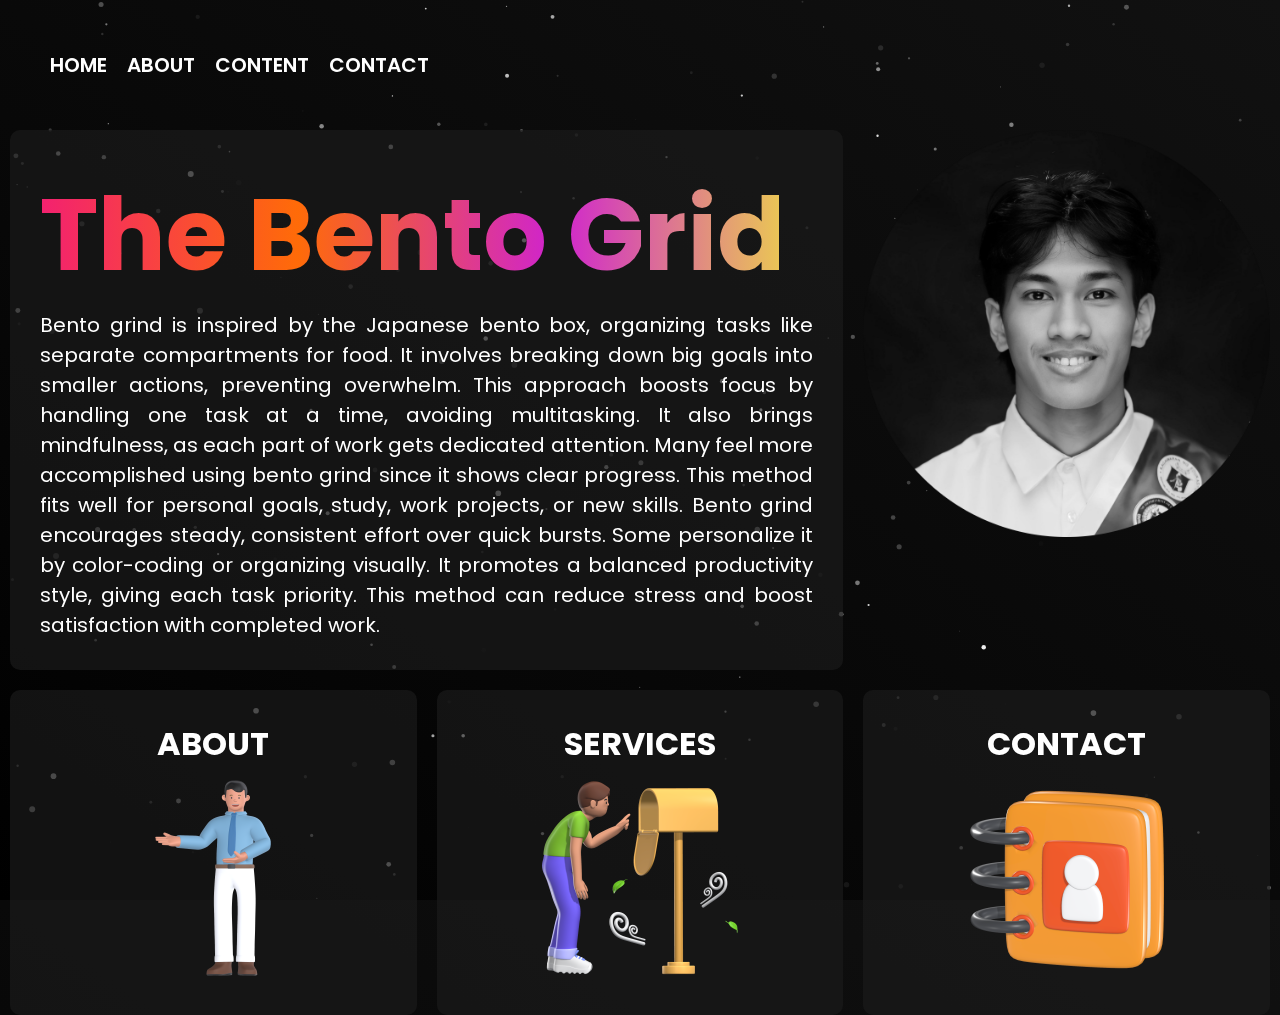
<file: index.html>
<!DOCTYPE html>
<html lang="en">

<head>
    <meta charset="UTF-8">
    <meta name="viewport" content="width=device-width, initial-scale=1.0">
    <link rel="stylesheet" href="index.css">
    <link rel="preconnect" href="https://fonts.googleapis.com">
    <link rel="preconnect" href="https://fonts.gstatic.com" crossorigin>
    <link
        href="https://fonts.googleapis.com/css2?family=Poppins:ital,wght@0,100;0,200;0,300;0,400;0,500;0,600;0,700;0,800;0,900;1,100;1,200;1,300;1,400;1,500;1,600;1,700;1,800;1,900&family=Roboto:ital,wght@0,100;0,300;0,400;0,500;0,700;0,900;1,100;1,300;1,400;1,500;1,700;1,900&display=swap"
        rel="stylesheet">
    <title>Document</title>
</head>

<body>

    <div class="container">
        <div class="nav">
            <ul>
                <li><a href="index.html">HOME</a></li>
                <li><a href="about.html">ABOUT</a></li>
                <li><a href="services.html">CONTENT</a></li>
                <li><a href="contact.html">CONTACT</a></li>
            </ul>
        </div>
        <div class="content-container">
            <div class="first-container">
                <div class="col-1 card">
                    <h1>The Bento Grid</h1>
                    <p>Bento grind is inspired by the Japanese bento box, organizing tasks like separate compartments
                        for
                        food. It involves breaking down big goals into smaller actions, preventing overwhelm. This
                        approach
                        boosts focus by handling one task at a time, avoiding multitasking. It also brings mindfulness,
                        as
                        each part of work gets dedicated attention. Many feel more accomplished using bento grind since
                        it
                        shows clear progress. This method fits well for personal goals, study, work projects, or new
                        skills.
                        Bento grind encourages steady, consistent effort over quick bursts. Some personalize it by
                        color-coding or organizing visually. It promotes a balanced productivity style, giving each task
                        priority. This method can reduce stress and boost satisfaction with completed work.</p>
                </div>
                <div class="col-2">
                    <img src="Rene Jose Ubalde - Basic,-modified-photoaidcom-cropped.jpg" alt="">
                </div>
            </div>
            <div class="second-container">
                <div class="col2-1 card">
                    <h1>ABOUT</h1>
                    <a href="about.html"><img src="Business Man Pointing Side.png"></a>
                </div>
                <div class="col2-2 card">
                    <h1>SERVICES</h1>
                   <a href="services.html"><img src="Boy Searching The Empty Mail Box 3D Illustration.png"></a>
                </div>
                <div class="col2-3 card">
                    <h1>CONTACT</h1>
                    <a href="contact.html"><img src="Contact 3D Icon Model For UI.png"></a>
                </div>
            </div>
        </div>
    </div>
    <div id="particles-js" class="particles"></div>


    <script src="/js/particles.js"></script>

    <script>/* particlesJS.load(@dom-id, @path-json, @callback (optional)); */
        particlesJS.load('particles-js', '/particle.json', function () {
            console.log('callback - particles.js config loaded');
        });</script>
</body>

</html>
</file>
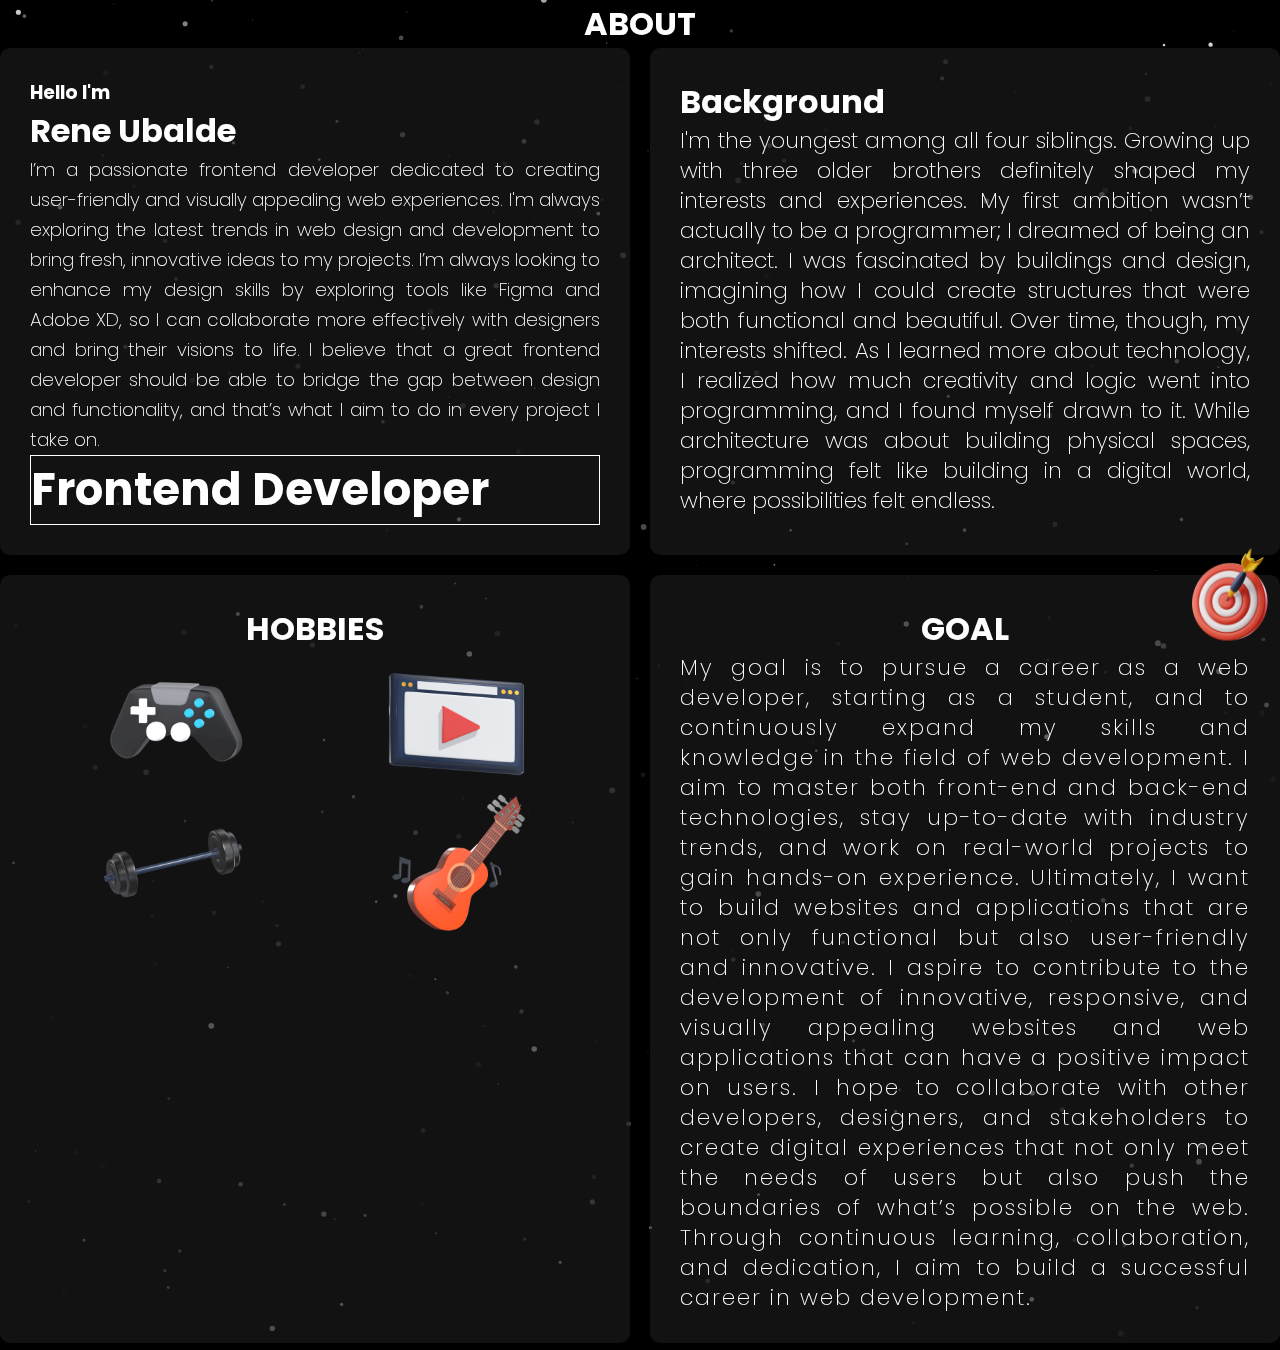
<file: about.html>
<!DOCTYPE html>
<html lang="en">

<head>
    <meta charset="UTF-8">
    <meta name="viewport" content="width=device-width, initial-scale=1.0">
    <link rel="stylesheet" href="about.css">
    <link
        href="https://fonts.googleapis.com/css2?family=Poppins:ital,wght@0,100;0,200;0,300;0,400;0,500;0,600;0,700;0,800;0,900;1,100;1,200;1,300;1,400;1,500;1,600;1,700;1,800;1,900&family=Roboto:ital,wght@0,100;0,300;0,400;0,500;0,700;0,900;1,100;1,300;1,400;1,500;1,700;1,900&display=swap"
        rel="stylesheet">
    <title>About Page</title>
</head>

<body>
    <div id="particles-js" class="particles"></div>
    <h1>ABOUT</h1>
    <div class="content-container">
        <div class="first-container">
            <div class="col-1 card">
                <h3>Hello I'm</h3>
                <h1>Rene Ubalde</h1>
                <p>I’m a passionate frontend developer dedicated to creating user-friendly and visually appealing web
                    experiences. I'm always exploring the latest trends in web
                    design and development to bring fresh, innovative ideas to my projects. I’m always looking to
                    enhance my design skills by exploring tools like Figma and Adobe XD, so I can collaborate more
                    effectively with designers and bring their visions to life. I believe that a great frontend
                    developer should be able to bridge the gap between design and functionality, and that’s what I aim
                    to do in every project I take on.</p>
                <h2>Frontend Developer</h2>
            </div>
            <div class="col-2 card">
                <h1>Background</h1>
                <p>I'm the youngest among all four siblings. Growing up with three
                    older brothers definitely shaped my interests and experiences. My first ambition wasn’t actually to
                    be a programmer; I dreamed of being an architect. I was fascinated by buildings and design,
                    imagining how I could create structures that were both functional and beautiful.

                    Over time, though, my interests shifted. As I learned more about technology, I realized how much
                    creativity and logic went into programming, and I found myself drawn to it. While architecture was
                    about building physical spaces, programming felt like building in a digital world, where
                    possibilities felt endless.</p>
            </div>
        </div>
        <div class="second-container">
            <div class="col2-1 card">
                <h1>HOBBIES</h1>
                <div class="images">

                    <img src="Games.png" class="pic1">

                    <img src="Play Movie.png" class="pic2">

                    <img src="Weight Plates 3D Model.png" class="pic3">

                    <img src="Music Class.png" class="pic4">
                </div>
            </div>
            <div class="col2-2 card">
                <h1>GOAL</h1>
                <p>My goal is to pursue a career as a web developer, starting as a student, and to continuously expand
                    my skills and knowledge in the field of web development. I aim to master both front-end and back-end
                    technologies, stay up-to-date with industry trends, and work on real-world projects to gain hands-on
                    experience. Ultimately, I want to build websites and applications that are not only functional but
                    also user-friendly and innovative. I aspire to contribute to the development of innovative,
                    responsive, and visually appealing websites and web applications that can have a positive impact on
                    users. I hope to collaborate with other developers, designers, and stakeholders to create digital
                    experiences that not only meet the needs of users but also push the boundaries of what’s possible on
                    the web. Through continuous learning, collaboration, and dedication, I aim to build a successful
                    career in web development.</p>
                <img src="115aa1ee-1597-43e6-ac4b-a93fd2a6db63.png" alt="">
            </div>

        </div>
    </div>
    </div>






    <script src="/js/particles.js"></script>

    <script>/* particlesJS.load(@dom-id, @path-json, @callback (optional)); */
        particlesJS.load('particles-js', '/particle.json', function () {
            console.log('callback - particles.js config loaded');
        });</script>

</body>

</html>
</file>
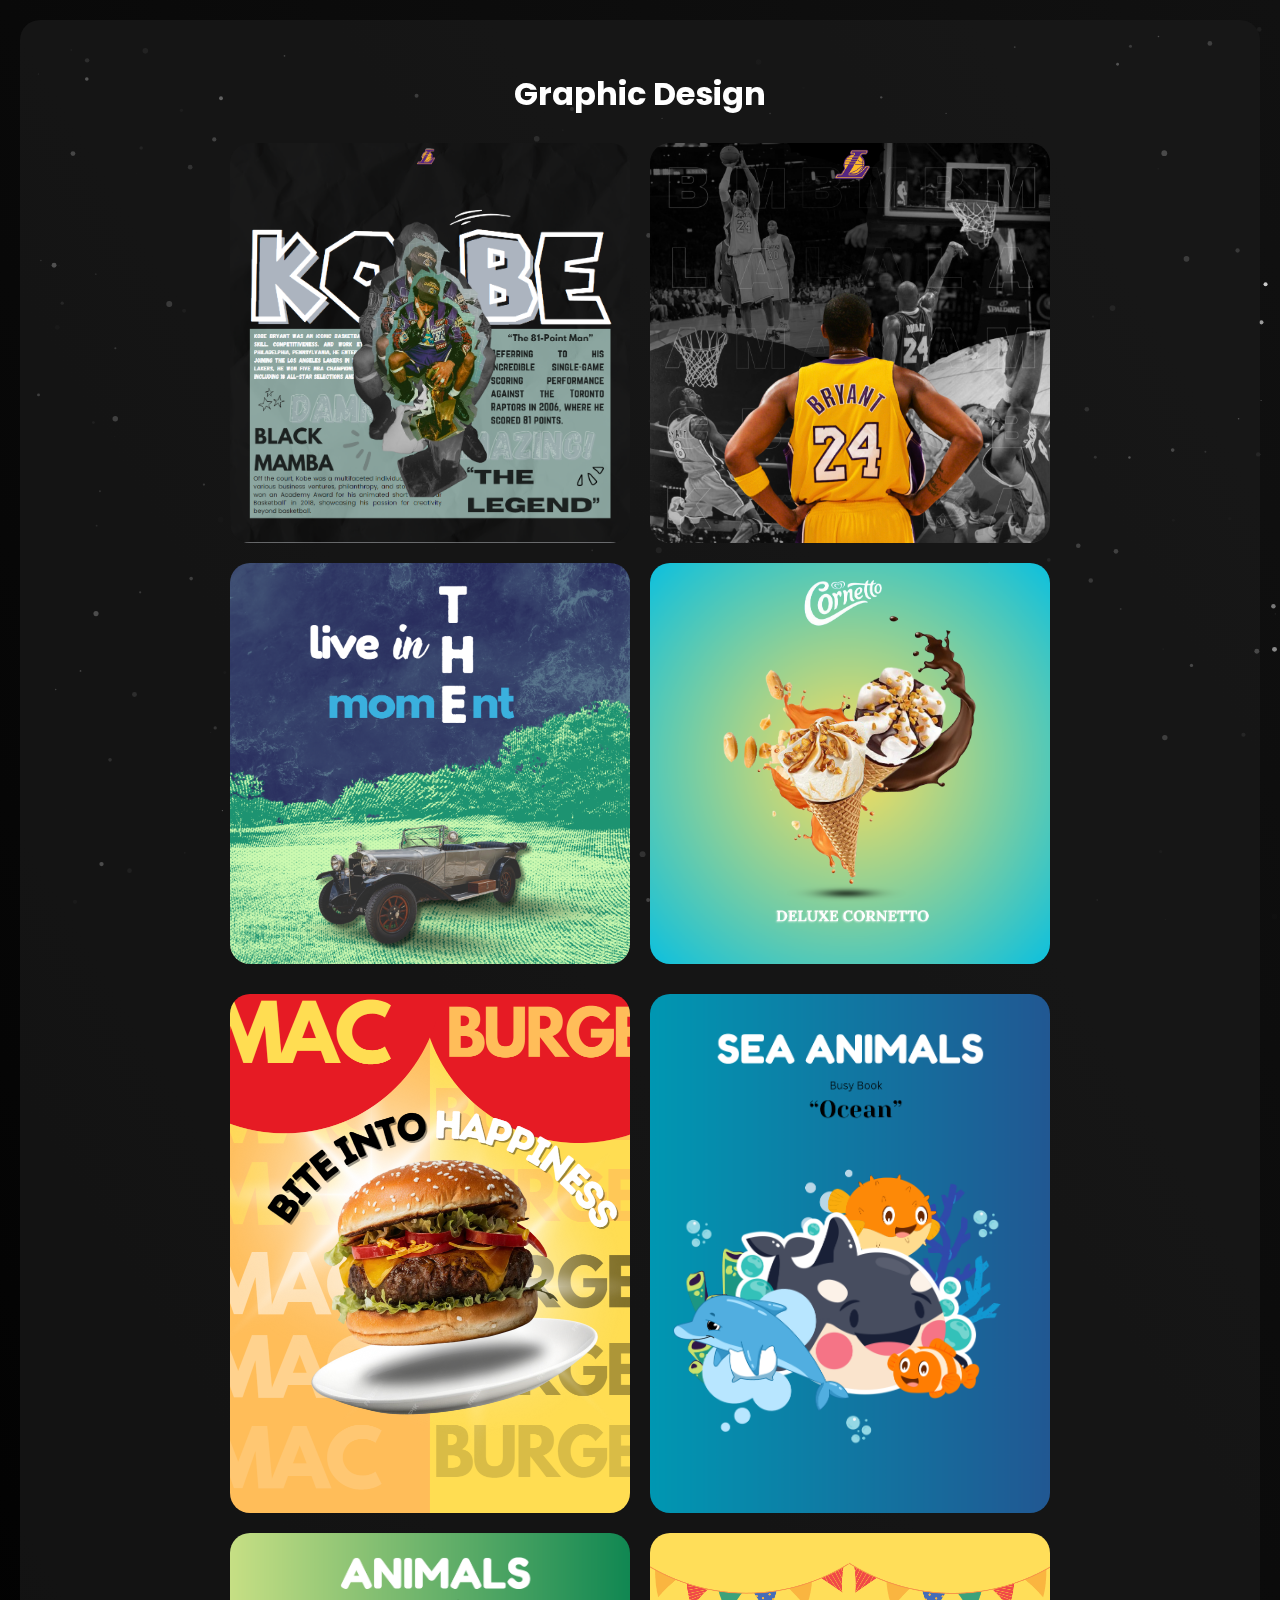
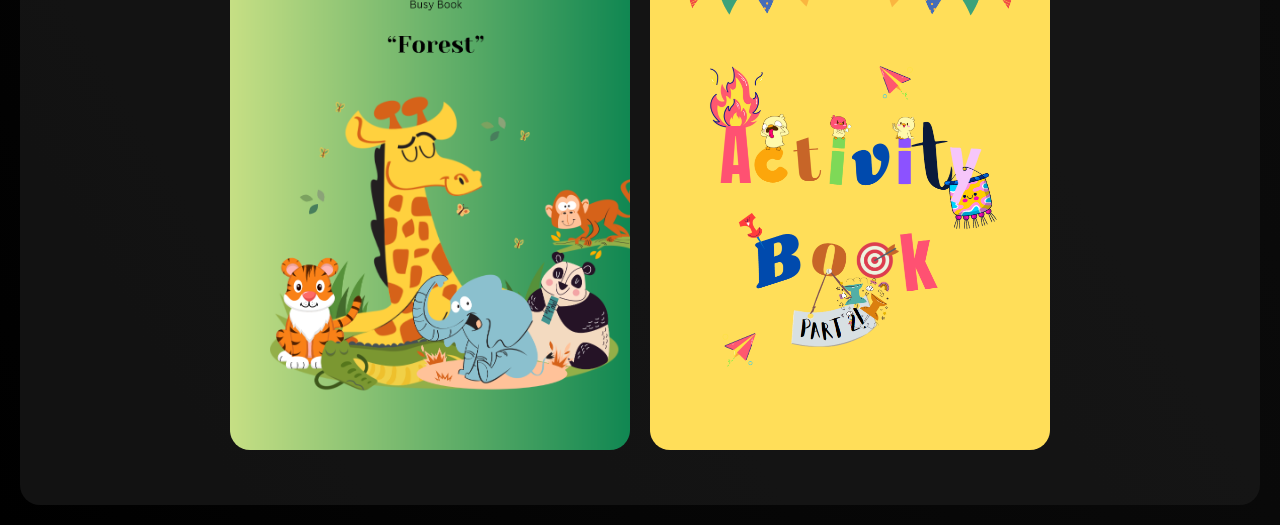
<file: services.html>
<!DOCTYPE html>
<html lang="en">

<head>
    <meta charset="UTF-8">
    <meta name="viewport" content="width=device-width, initial-scale=1.0">
    <link rel="stylesheet" href="service.css">
    <link
        href="https://fonts.googleapis.com/css2?family=Poppins:ital,wght@0,100;0,200;0,300;0,400;0,500;0,600;0,700;0,800;0,900;1,100;1,200;1,300;1,400;1,500;1,600;1,700;1,800;1,900&family=Roboto:ital,wght@0,100;0,300;0,400;0,500;0,700;0,900;1,100;1,300;1,400;1,500;1,700;1,900&display=swap"
        rel="stylesheet">
    <title>Document</title>
</head>

<body>
    <div id="particles-js" class="particles"></div>
    
    <div class="container">
        <h1>Graphic Design</h1>
        <div class="first-container">
            <img src="kobe graphic.png">
            <img src="kobe graphic2.png">
            <img src="live.png">
            <img src="ice cream.png">
        </div>
        <div class="second-container">
            <img src="burger.png">
            <img src="ocean.png">
            <img src="booklet.png">
            <img src="part2.png">
        </div>
    </div>










    <script src="/js/particles.js"></script>

    <script>/* particlesJS.load(@dom-id, @path-json, @callback (optional)); */
        particlesJS.load('particles-js', '/particle.json', function () {
            console.log('callback - particles.js config loaded');
        });</script>




</body>

</html>
</file>
<file: index.css>
* {
    padding: 0;
    margin: 0;
    box-sizing: border-box;
}

body {
    min-height: 100vh;
    height: 100%;
    align-items: center;
    background-image: linear-gradient(to left bottom, #111111, #0d0d0d, #090909, #050505, #000000);
    position: relative;
    font-family: "Poppins";

}

.container {
    width: 100%;
    display: grid;
}

.content-container {
    /* display: grid;
    width: 100%;
    min-height: 1000px;
    height: 100%;
    gap: 20px; */
    display: flex;
    flex-direction: column;
    justify-content: space-evenly;
    height: 100%;
}



.nav {
    /* padding: 50px;
    font-family: "Poppins"; */

    ul{
        list-style-type: none;
    }
    a {
        /* display: flex; */
        /* justify-content: space-evenly; */
        text-decoration: none;
        color: white;
      
    }

    li {
        color: white;
        cursor: pointer;
        transition: .3s;
        font-size: 20px;
        font-weight: 600;
    }
    
}

li:hover {
    transform: scale(1.1);
    background-image: linear-gradient(to right, #f32170, #ff6b08, #cf23cf, #eedd44);
    background-clip: text;
    color: transparent;
}


.first-container {

    /* border: none;
    width: 100%;
    display: flex;
    gap: 60px;
    color: white;
    font-family: "Poppins";

*/
    >div {

        &:nth-child(1) {

            /* width: 100%;
            background-color: #1b1b1ba9;
            opacity: 100;
            flex: 2;
            transition: 0.3s;
            text-align: justify;
            margin: auto;
            padding: 0px 50px 25px 50px;
            text-wrap: wrap; */
            h1 {
                font-size: 100px;
                background-image: linear-gradient(to right, #f32170, #ff6b08, #cf23cf, #eedd44);
                background-clip: text;
                color: transparent;
            }

            /* p {
                font-size: 22px;
            } */
        }

        /* &:nth-child(2) {
            flex: 1;
            transition: 0.3s;
            justify-content: center;
            align-items: center;
            img {
                max-width: 600px;
                width: 100%;
                object-fit: contain;

            }
        } */
    }
}







/* .second-container {
    width: 100%;
    display: flex;
    border: none;
    gap: 50px;
    color: white;
    font-family: "Poppins";

    >div {
        border-radius: 100px;
        background-color: #1b1b1ba9;
        cursor: pointer;


        &:nth-child(1) {
            flex: 1;
            flex-direction: column;
            justify-content: center;
            align-items: center;
            transition: 0.3s;
            overflow: hidden;
            padding: 20px;
            display: flex;
            justify-content: center;
            padding-top: 50px;
            position: relative;


            img {
                width: 130px;
                bottom: 15px;
                left: 285px;
            }
        }

        &:nth-child(2) {
            flex: 1;
            flex-direction: column;
            justify-content: center;
            align-items: center;
            transition: 0.3s;
            overflow: hidden;
            padding: 20px;
            display: flex;
            justify-content: center;
            padding-top: 50px;
            position: relative;


            img {
                width: 100px;
                top: 110px;
            }
        }

        &:nth-child(3) {
            flex: 1;
            flex-direction: column;
            justify-content: center;
            align-items: center;
            transition: 0.3s;
            overflow: hidden;
            padding: 20px;
            display: flex;
            justify-content: center;
            padding-top: 50px;
            position: relative;



            img {
                width: 85px;
                bottom: 55px;
                left: 330px;
            }
        }

    }
} */


.col2-1:hover,
.col2-2:hover,
.col2-3:hover {
    transform: scale(1.03);
    background-color: white;
    color: #000000;

}

.particles {
    position: absolute;
    height: 100%;
    width: 100%;
    z-index: -100;
    top: 0;
}


/* @media (max-width: 567px) {

    .first-container {
        height: 150vh;
        flex-direction: column;
        background-color: black;
        justify-content: center;
        align-items: center;


        >div {
            border-radius: 100px;

            &:nth-child(1) {
                flex: .2;
                margin: 0px;

                h1 {
                    font-size: 65px;
                    padding-left: 0px;

                }

                p {
                    font-size: 18px;
                }
            }

            &:nth-child(2) {
                display: flex;
                align-items: center;

                img {
                    width: 100%;
                }


            }
        }


    }

    .second-container {

        flex-direction: column;
        height: 100vh;
        gap: 50px;
        padding: 20px;
        background-color: black;

        >div {



            &:nth-child(1) {
                flex: .5;

                img {
                    width: 240px;
                    left: 80px;
                    top: 110px;
                }
            }

            &:nth-child(2) {
                flex: .5;



                img {
                    width: 220px;
                    top: 110px;
                }
            }

            &:nth-child(3) {
                flex: .5;

                img {

                    max-width: 150px;
                    left: 140px;
                    top: 130px;
                }
            }

        }
    }

} */

.card {
    color: white;
    border-radius: 10px;
    background-color: #1b1b1ba9;
    padding: 30px;
    justify-content: center;
    align-items: center;

    p {
        text-align: justify;
        line-height: 30px;
    }
}





@media (max-width: 767px) {
    .nav {
        padding: 50px;
        font-family: "Poppins";
        width: 100%;

        ul {
            display: grid;
            gap: 20px;
        }
    }

    .content-container {
        padding: 0 10px;
        display: grid;
        gap: 20px;
    }

    .first-container {

        >div {

            &:nth-child(1) {
                h1 {
                    font-size: 75px;
                    background-image: linear-gradient(to right, #f32170, #ff6b08, #cf23cf, #eedd44);
                    background-clip: text;
                    color: transparent;
                }

            }

            &:nth-child(2) {

                img {
                    width: 100%;
                    object-fit: contain;
                }
            }
        }
    }

    .second-container {
        display: grid;
        gap: 20px;

        > div {
            display: grid;
            place-items: center;
            h1 {
                text-align: center;
                margin-bottom: 10px;
            }
            img {
                max-width: 200px;
                width: 100%;
                object-fit: contain;
            }
        }
    }
}





@media (min-width: 768px) {
    .nav {
        padding: 50px;
        font-family: "Poppins";
        width: 100%;

        ul {
            display: flex;
            gap: 20px;
        }
    }

    .content-container {
        padding: 0 10px;
        gap: 20px;
        display: flex;
        flex-direction: column;
        justify-content: space-evenly;
        height: 80vh;
    }

    .first-container {
        display: grid;
        grid-template-columns: 1fr 1fr 1fr;
        gap: 20px;

        >div {

            &:nth-child(1) {
                grid-column: span 2;
                h1 {
                    font-size: 100px;
                    background-image: linear-gradient(to right, #f32170, #ff6b08, #cf23cf, #eedd44);
                    background-clip: text;
                    color: transparent;
                }

                p {
                    font-size: 20px;
                }

            }

            &:nth-child(2) {
                grid-column: span 1;
                text-align: center;
                img {
                    max-width: 500px;
                    width: 100%;
                    object-fit: contain;
                }
            }
        }
    }

    .second-container {
        display: grid;
        gap: 20px;
        grid-template-columns: 1fr 1fr 1fr;

        > div {
            display: grid;
            place-items: center;
            h1 {
                text-align: center;
                margin-bottom: 10px;
            }
            img {
                max-width: 200px;
                width: 100%;
                object-fit: contain;
            }
        }
    }
}












/* 

@media (max-width: 900px) {

    .first-container {
        height: 150vh;
        flex-direction: column;
        background-color: black;
        gap: 25px;


        >div {
            border-radius: 100px;

            &:nth-child(1) {
                flex: .5;


                h1 {
                    font-size: 65px;
                    padding-left: 0px;

                }

                p {
                    font-size: 18px;
                }
            }

            &:nth-child(2) {
                background-size: 500px;
            }
        }


    }




    .second-container {

        flex-direction: column;
        height: 100vh;
        gap: 50px;
        padding: 20px;
        background-color: black;

        >div {


            &:nth-child(1) {
                flex: .5;

                img {
                    width: 240px;
                    left: 230px;
                    top: 110px;
                }
            }

            &:nth-child(2) {
                flex: .5;



                img {

                    width: 220px;
                    top: 110px;
                }
            }

            &:nth-child(3) {
                flex: .5;




                img {

                    width: 150px;
                    left: 285px;
                    top: 130px;
                }
            }

        }
    }


}


@media (max-width: 1200px) {



    .content-container {

        gap: 10px;
    }



    .first-container {


        >div {
            border-radius: 100px;

            &:nth-child(1) {
                flex: 1;
                margin: 0px;

                h1 {
                    font-size: 65px;
                    padding-left: 0px;

                }

                p {
                    font-size: 18px;
                }
            }

            &:nth-child(2) {

                display: grid;
                place-items: center;

                img {
                    width: 500px;

                }


            }
        }


    }






} */
</file>
<file: about.css>
* {
    padding: 0;
    margin: 0;
    box-sizing: border-box;
}



body {
    min-height: 100vh;
    display: flex;
    flex-direction: column;
    justify-content: center;
    align-items: center;
    background-color: black;
    font-family: "Poppins";
    position: relative;


    h1 {
        color: white;
    }

}




.content-container {

    display: grid;

    gap: 20px;
    /* padding: 20px; */
}

.card {
    color: white;
    border-radius: 10px;
    background-color: #1b1b1ba9;
    padding: 30px;
    justify-content: center;
    align-items: center;

    p {
        text-align: justify;
        line-height: 30px;

    }

    h2 {
        font-size: 20px;
    }
}

.first-container {
    /* display: flex;
    overflow: hidden;
    gap: 20px;
    color: white; */

    gap: 20px;

    >div {
        &:nth-child(1) {

            p {
                font-weight: 200;

            }

            h2 {
                font-size: 45px;
                border: 1px solid white;
                opacity: 200px;
            }
        }

        &:nth-child(2) {
            p {
                font-size: 22px;
                font-weight: 200;

            }

        }
    }

}


.second-container {
    /* display: flex;
    color: white;
    gap: 20px; */

    >div {
        &:nth-child(1) {

            /* overflow: hidden;
            flex: 2;
            border-radius: 100px;
            background-color: #1b1b1ba9;
            padding: 20px;
            display: flex;
            flex-direction: column;
            justify-content: space-evenly;
            align-items: center;

            img {
                width: 130px;

            }

            >div {
                width: 80%;

                &:nth-child(1) {
                    text-align: center;

                }

                &:nth-child(2) {
                    display: flex;
                    justify-content: space-between;
                    padding: 20px;

                }
            }
*/
            img {
                cursor: pointer;
                transition: .3s;
            }

            .pic1:hover,
            .pic2:hover,
            .pic3:hover,
            .pic4:hover {
                transform: scale(1.5);

            }


        }

        &:nth-child(2) {
            position: relative;

            img {
                width: 200px;
                position: absolute;
                top: -85px;
                right: 30px;
            }

            h1 {
                text-align: center;
            }

            p {
                font-size: 30px;
                font-weight: 200;
                letter-spacing: 2px;
            }
        }
    }

}

.particles {
    position: absolute;
    height: 100%;
    width: 100%;
    z-index: -100;
}



@media (max-width: 767px) {
    .content-container {
        padding: 0 10px;
    }

    .first-container {
        display: grid;

        >div {
            &:nth-child(1) {


                h1 {
                    font-size: 50px;
                }

                h2 {
                    font-size: 18px;
                    margin-top: 10px;
                }


            }

            &:nth-child(2) {
                h1 {
                    font-size: 50px;
                    text-transform: capitalize;
                }

                h2 {
                    font-size: 18px;
                    margin-top: 10px;
                }



            }
        }

    }


    .second-container {
        display: grid;
        gap: 20px;

        >div {
            &:nth-child(1) {

                h1 {
                    text-align: center;
                }


                .images {
                    display: flex;
                    flex-wrap: wrap;
                    justify-content: space-between;


                    img {
                        max-width: 100px;
                        width: 100%;
                        object-fit: cover;

                    }
                }

                /* >div {
                    width: 80%;
    
                    &:nth-child(1) {
                        text-align: center;
    
                    }
    
                    &:nth-child(2) {
                        display: flex;
                        justify-content: space-between;
                        padding: 20px;
    
                    }
                }
    
                img {
                    cursor: pointer;
                    transition: .3s;
                }
    
                .pic1:hover,
                .pic2:hover,
                .pic3:hover,
                .pic4:hover {
                    transform: scale(1.5);
    
                } */


            }

            &:nth-child(2) {


                img {
                    width: 120px;
                    position: absolute;
                    top: -40px;
                    right: -10px;
                }

                p {
                    font-size: 19px;
                }

            }
        }

    }
}

@media (min-width: 768px) {

    .content-container {
        p {
            font-size: 18.5px;
        }
    }

    .first-container {
        display: grid;
        grid-template-columns: 1fr 1fr;

        >div {
            &:nth-child(1) {}
        }
    }


    .second-container {
        display: grid;
        gap: 20px;
        grid-template-columns: 1fr 1fr;


        >div {


            &:nth-child(1) {

                h1 {
                    text-align: center;
                }

                .images {
                    display: grid;
                    grid-template-columns: 1fr 1fr;
                    place-items: center;


                    img {
                        max-width: 140px;
                        width: 100%;
                        object-fit: cover;
                    }
                }

                /* >div {
                    width: 80%;
    
                    &:nth-child(1) {
                        text-align: center;
    
                    }
    
                    &:nth-child(2) {
                        display: flex;
                        justify-content: space-between;
                        padding: 20px;
    
                    }
                }
    
                img {
                    cursor: pointer;
                    transition: .3s;
                }
    
                .pic1:hover,
                .pic2:hover,
                .pic3:hover,
                .pic4:hover {
                    transform: scale(1.5);
    
                } */


            }

            &:nth-child(2) {

                p {
                    font-size: 22px;
                }

                img {
                    width: 120px;
                    position: absolute;
                    top: -40px;
                    right: -10px;
                }


            }
        }

    }

}
</file>
<file: service.css>
* {
    padding: 0;
    margin: 0;
    box-sizing: border-box;
}

body {

    display: grid;
    place-content: center;
    min-height: 100vh;
    padding: 20px;
    background-image: linear-gradient(to left bottom, #111111, #0d0d0d, #090909, #050505, #000000);
}


.container {
    background-color: #1b1b1ba9;
    padding: 50px;
    border-radius: 20px;
    max-width: 100%;
    gap: 20px;
    display: flex;
    flex-direction: column;
    align-items: center;
    justify-content: center;

    h1{
        font-family: "Poppins";
        color: white;
    }

    >div {
     
        

        &:nth-child(2) {
            gap: 20px;
            display: flex;
            flex-wrap: wrap;
            justify-content: center;
            align-content: center;
            padding: 5px;
        }


        &:nth-child(3) {
            display: flex;
            flex-wrap: wrap;
            justify-content: center;
            align-content: center;
            gap: 20px;
            padding: 5px;
        }


        img {
            max-width: 400px;
            width: 100%;
            gap: 20px;
            object-fit: cover;
            border-radius: 20px;
            cursor: pointer;
            transition: 0.3s;
        }
        :hover{
            transform: scale(1.05);
        }

    
    }


}

@media (max-width: 767px) {

    .container {


        &:nth-child(2){
            display: flex;
           
         
        }

        
        &:nth-child(3){
            display: flex;
            flex-wrap: nowrap;
            
        }




        img {
            height: auto;
            width: 100%;
            
        }

    }
}

@media (min-width: 768px){
    .container {


        .first-container {
            display: flex;
            img {
                height: auto;
                width: 100%;
            }
        }

        
        &:nth-child(3){
            display: flex;
            flex-wrap: nowrap;
        }
    }
}



.particles {
    position: absolute;
    height: 100%;
    width: 100%;
    z-index: -100;
}
</file>
